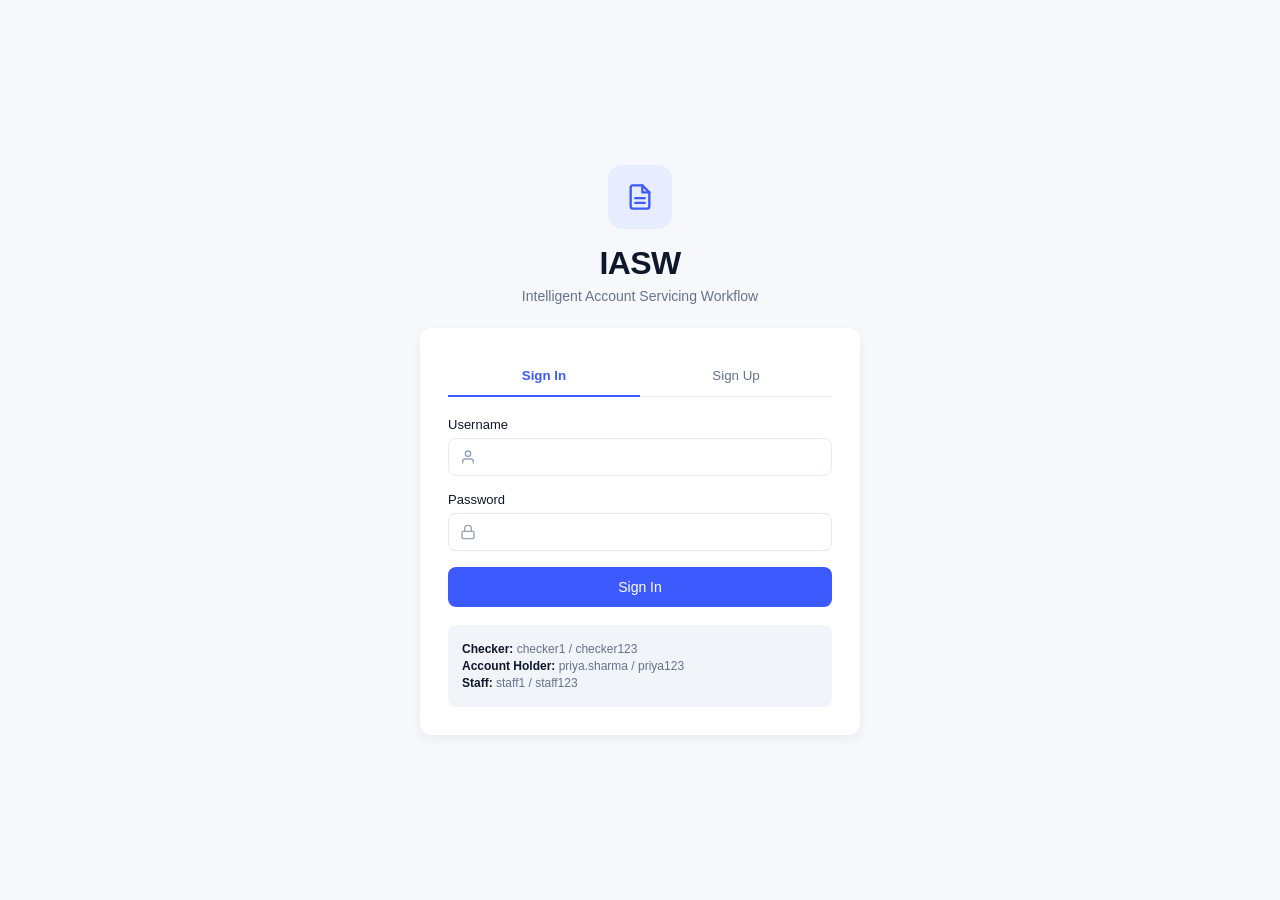
<file: frontend/index.html>
<!DOCTYPE html>
<html lang="en">
<head>
    <meta charset="UTF-8">
    <meta name="viewport" content="width=device-width, initial-scale=1.0">
    <title>IASW - Intelligent Account Servicing Workflow</title>
    <link rel="stylesheet" href="styles.css?v=3">
</head>
<body>
<div class="app">
    <!-- TOP BAR -->
    <header class="topbar">
        <div class="topbar-left">
            <div class="topbar-logo" id="tb-logo">
                <svg width="20" height="20" viewBox="0 0 24 24" fill="none" stroke="#3d5afe" stroke-width="2" stroke-linecap="round" stroke-linejoin="round" id="tb-logo-icon"><path d="M14 2H6a2 2 0 0 0-2 2v16a2 2 0 0 0 2 2h12a2 2 0 0 0 2-2V8z"/><polyline points="14 2 14 8 20 8"/></svg>
            </div>
            <span class="topbar-brand">IASW</span>
            <span class="role-chip" id="role-chip">Staff Portal</span>
        </div>
        <div class="topbar-right">
            <button class="icon-btn" title="Notifications">
                <svg width="18" height="18" viewBox="0 0 24 24" fill="none" stroke="#64748b" stroke-width="2" stroke-linecap="round" stroke-linejoin="round"><path d="M18 8A6 6 0 0 0 6 8c0 7-3 9-3 9h18s-3-2-3-9"/><path d="M13.73 21a2 2 0 0 1-3.46 0"/></svg>
                <span class="badge-dot"></span>
            </button>
            <div class="user-block">
                <div class="avatar" id="user-avatar">S</div>
                <div>
                    <div class="user-name" id="user-name">staff</div>
                    <div class="user-role" id="user-role-sub">Staff Member</div>
                </div>
            </div>
            <div class="divider-v"></div>
            <button class="btn btn-secondary" onclick="logout()">
                <svg width="14" height="14" viewBox="0 0 24 24" fill="none" stroke="currentColor" stroke-width="2" stroke-linecap="round" stroke-linejoin="round"><path d="M9 21H5a2 2 0 0 1-2-2V5a2 2 0 0 1 2-2h4"/><polyline points="16 17 21 12 16 7"/><line x1="21" y1="12" x2="9" y2="12"/></svg>
                Logout
            </button>
        </div>
    </header>

    <div class="layout">
        <!-- SIDEBAR -->
        <aside class="sidebar">
            <nav id="nav-list"></nav>
            <div class="help-card">
                <h4 id="help-title">Need Help?</h4>
                <div id="help-text">Contact support for assistance with requests.</div>
            </div>
        </aside>

        <!-- MAIN -->
        <main class="main" id="main"></main>
    </div>
</div>

<!-- Modal -->
<div class="modal" id="modal">
    <div class="modal-box">
        <h3 id="modal-title">Confirm</h3>
        <p id="modal-msg">Are you sure?</p>
        <div class="modal-actions">
            <button class="btn btn-secondary" onclick="closeModal()">Cancel</button>
            <button class="btn btn-primary" id="modal-confirm">Confirm</button>
        </div>
    </div>
</div>

<div id="toast-container"></div>

<script src="app.js?v=3"></script>
</body>
</html>
</file>
<file: frontend/styles.css>
:root {
    --bg: #f6f8fb;
    --panel: #ffffff;
    --panel-soft: #f1f4f9;
    --border: #e5e9f2;
    --text: #0f172a;
    --muted: #64748b;
    --brand: #3d5afe;
    --brand-600: #2f48d6;
    --brand-soft: #e8ecff;
    --success: #16a34a;
    --success-soft: #dcfce7;
    --danger: #dc2626;
    --danger-soft: #fee2e2;
    --warning: #d97706;
    --warning-soft: #fef3c7;
    --processing: #6366f1;
    --processing-soft: #e0e7ff;
    --checker: #10b981;
    --checker-soft: #d1fae5;
    --shadow-sm: 0 1px 2px rgba(15, 23, 42, 0.05);
    --shadow: 0 4px 12px rgba(15, 23, 42, 0.06);
    --radius: 12px;
    --radius-sm: 8px;
}

* { margin: 0; padding: 0; box-sizing: border-box; }

body {
    font-family: -apple-system, BlinkMacSystemFont, 'Segoe UI', 'Inter', Tahoma, sans-serif;
    background: var(--bg);
    color: var(--text);
    min-height: 100vh;
    -webkit-font-smoothing: antialiased;
}

button { font-family: inherit; cursor: pointer; border: none; background: none; }
input, select, textarea { font-family: inherit; font-size: 14px; }
a { color: inherit; text-decoration: none; }

/* =========== Login =========== */
.login-body {
    display: flex;
    align-items: center;
    justify-content: center;
    padding: 24px;
}
.login-shell {
    width: 100%;
    max-width: 440px;
    text-align: center;
}
.login-logo { margin-bottom: 24px; }
.logo-tile {
    width: 64px;
    height: 64px;
    margin: 0 auto 16px;
    background: var(--brand-soft);
    border-radius: 14px;
    display: flex;
    align-items: center;
    justify-content: center;
}
.brand {
    font-size: 32px;
    font-weight: 700;
    letter-spacing: -0.02em;
    margin-bottom: 6px;
}
.brand-sub { color: var(--muted); font-size: 14px; }
.login-card {
    background: var(--panel);
    border-radius: var(--radius);
    box-shadow: var(--shadow);
    padding: 28px;
    text-align: left;
}
.login-tabs {
    display: flex;
    border-bottom: 1px solid var(--border);
    margin-bottom: 20px;
}
.login-tab {
    flex: 1;
    padding: 12px 0;
    text-align: center;
    color: var(--muted);
    font-weight: 500;
    border-bottom: 2px solid transparent;
    margin-bottom: -1px;
    transition: color 0.15s;
}
.login-tab.active { color: var(--brand); border-bottom-color: var(--brand); font-weight: 600; }
.login-pane { display: none; }
.login-pane.active { display: block; }
.field { margin-bottom: 16px; }
.field label {
    display: block;
    font-size: 13px;
    font-weight: 500;
    margin-bottom: 6px;
    color: var(--text);
}
.input-wrap {
    position: relative;
    display: flex;
    align-items: center;
}
.input-icon {
    position: absolute;
    left: 12px;
}
.input-wrap input, .input-wrap select {
    width: 100%;
    padding: 10px 12px 10px 36px;
    border: 1px solid var(--border);
    border-radius: var(--radius-sm);
    background: var(--panel);
    color: var(--text);
}
.input-wrap input:focus { outline: 2px solid var(--brand); outline-offset: -1px; border-color: var(--brand); }

.btn {
    display: inline-flex;
    align-items: center;
    justify-content: center;
    gap: 8px;
    padding: 10px 16px;
    border-radius: var(--radius-sm);
    font-weight: 500;
    font-size: 14px;
    transition: all 0.15s;
}
.btn-block { width: 100%; padding: 12px; }
.btn-primary { background: var(--brand); color: white; }
.btn-primary:hover { background: var(--brand-600); }
.btn-primary:disabled { opacity: 0.6; cursor: not-allowed; }
.btn-secondary { background: var(--panel-soft); color: var(--text); border: 1px solid var(--border); }
.btn-secondary:hover { background: var(--border); }
.btn-ghost { background: transparent; color: var(--muted); }
.btn-ghost:hover { background: var(--panel-soft); color: var(--text); }
.btn-danger { background: var(--danger); color: white; }
.btn-danger:hover { background: #b91c1c; }
.btn-success { background: var(--success); color: white; }
.btn-success:hover { background: #15803d; }

.alert { padding: 12px 14px; border-radius: var(--radius-sm); font-size: 14px; margin-bottom: 14px; }
.alert-error { background: var(--danger-soft); color: var(--danger); border: 1px solid #fecaca; }
.alert-success { background: var(--success-soft); color: var(--success); border: 1px solid #bbf7d0; }
.alert-info { background: var(--brand-soft); color: var(--brand); border: 1px solid #c7d2fe; }

.demo-creds {
    margin-top: 18px;
    padding: 14px;
    background: var(--panel-soft);
    border-radius: var(--radius-sm);
    font-size: 12px;
    color: var(--muted);
}
.demo-creds p { margin: 3px 0; }
.demo-creds strong { color: var(--text); }

/* =========== App shell =========== */
.app { display: flex; flex-direction: column; min-height: 100vh; }

.topbar {
    display: flex;
    align-items: center;
    justify-content: space-between;
    height: 64px;
    padding: 0 28px;
    background: var(--panel);
    border-bottom: 1px solid var(--border);
}
.topbar-left { display: flex; align-items: center; gap: 14px; }
.topbar-logo {
    width: 34px; height: 34px;
    background: var(--brand-soft);
    border-radius: 9px;
    display: flex; align-items: center; justify-content: center;
}
.topbar-logo.checker { background: var(--checker-soft); }
.topbar-brand { font-weight: 700; font-size: 18px; letter-spacing: -0.01em; }
.role-chip {
    padding: 6px 14px;
    border-radius: 999px;
    font-size: 13px;
    font-weight: 600;
    color: white;
    background: var(--brand);
}
.role-chip.checker { background: var(--checker); }
.topbar-right { display: flex; align-items: center; gap: 14px; }
.icon-btn {
    width: 36px; height: 36px; border-radius: 50%;
    display: flex; align-items: center; justify-content: center;
    background: transparent;
    position: relative;
}
.icon-btn:hover { background: var(--panel-soft); }
.icon-btn .badge-dot {
    position: absolute; top: 8px; right: 9px;
    width: 8px; height: 8px; border-radius: 50%; background: var(--brand);
    border: 2px solid var(--panel);
}
.avatar {
    width: 36px; height: 36px; border-radius: 50%;
    background: var(--brand); color: white;
    font-weight: 600; font-size: 14px;
    display: flex; align-items: center; justify-content: center;
}
.avatar.checker { background: var(--checker); }
.user-block { display: flex; align-items: center; gap: 10px; }
.user-name { font-weight: 600; font-size: 14px; line-height: 1.2; }
.user-role { color: var(--muted); font-size: 12px; line-height: 1.2; }
.divider-v { width: 1px; height: 24px; background: var(--border); }

.layout {
    display: flex;
    flex: 1;
    min-height: calc(100vh - 64px);
}

.sidebar {
    width: 232px;
    flex-shrink: 0;
    padding: 18px 14px;
    background: var(--panel);
    border-right: 1px solid var(--border);
    display: flex;
    flex-direction: column;
    justify-content: space-between;
}
.nav-item {
    display: flex;
    align-items: center;
    gap: 12px;
    padding: 10px 12px;
    border-radius: var(--radius-sm);
    color: var(--muted);
    font-weight: 500;
    font-size: 14px;
    margin-bottom: 4px;
    transition: all 0.15s;
    cursor: pointer;
    border: none;
    width: 100%;
    text-align: left;
    background: transparent;
}
.nav-item:hover { background: var(--panel-soft); color: var(--text); }
.nav-item.active {
    background: var(--brand-soft);
    color: var(--brand);
    font-weight: 600;
}
.nav-item.active svg { stroke: var(--brand); }
.nav-item .chev { margin-left: auto; }
.nav-item:not(.active) .chev { display: none; }

.help-card {
    background: var(--panel-soft);
    border-radius: var(--radius-sm);
    padding: 14px;
    font-size: 12px;
    color: var(--muted);
}
.help-card h4 { color: var(--text); font-size: 13px; margin-bottom: 4px; }

.main {
    flex: 1;
    padding: 28px 36px 48px;
    overflow-x: auto;
}
.breadcrumb {
    display: flex;
    align-items: center;
    gap: 8px;
    color: var(--muted);
    font-size: 14px;
    margin-bottom: 12px;
}
.breadcrumb .chev { color: #cbd5e1; }
.breadcrumb .current { color: var(--text); font-weight: 500; }

.page-head {
    display: flex;
    justify-content: space-between;
    align-items: flex-start;
    margin-bottom: 28px;
    gap: 16px;
}
.page-title { font-size: 26px; font-weight: 700; letter-spacing: -0.01em; }
.page-sub { color: var(--muted); font-size: 14px; margin-top: 4px; }
.page-head-actions { display: flex; gap: 10px; }

/* Cards */
.card {
    background: var(--panel);
    border: 1px solid var(--border);
    border-radius: var(--radius);
    padding: 24px;
    box-shadow: var(--shadow-sm);
}
.card + .card { margin-top: 18px; }
.card-title {
    display: flex;
    align-items: center;
    gap: 10px;
    font-weight: 600;
    font-size: 16px;
    margin-bottom: 4px;
}
.card-sub { color: var(--muted); font-size: 13px; margin-bottom: 18px; }
.muted { color: var(--muted); }

.form-card {
    max-width: 640px;
    margin: 0 auto;
    background: var(--panel-soft);
    border-radius: var(--radius);
    padding: 28px;
    border: 1px solid var(--border);
}
.form-card h3 { font-size: 18px; margin-bottom: 4px; }
.form-card .card-sub { margin-bottom: 22px; }
.field .hint { font-size: 12px; color: var(--muted); margin-top: 4px; }
.field input, .field select, .field textarea {
    width: 100%;
    padding: 10px 12px;
    border: 1px solid var(--border);
    border-radius: var(--radius-sm);
    background: var(--panel);
    color: var(--text);
}
.field input:focus, .field select:focus, .field textarea:focus {
    outline: 2px solid var(--brand); outline-offset: -1px; border-color: var(--brand);
}
.field select { appearance: none; -webkit-appearance: none; background-image: url("data:image/svg+xml;charset=UTF-8,%3csvg xmlns='http://www.w3.org/2000/svg' width='12' height='12' viewBox='0 0 24 24' fill='none' stroke='%2364748b' stroke-width='2'%3e%3cpolyline points='6 9 12 15 18 9'/%3e%3c/svg%3e"); background-repeat: no-repeat; background-position: right 12px center; padding-right: 34px; }
.field-row { display: grid; grid-template-columns: 1fr 1fr; gap: 14px; }

/* File upload */
.dropzone {
    border: 2px dashed var(--border);
    border-radius: var(--radius);
    padding: 28px;
    text-align: center;
    color: var(--muted);
    cursor: pointer;
    transition: all 0.15s;
    background: var(--panel);
}
.dropzone:hover, .dropzone.dragover { background: var(--brand-soft); border-color: var(--brand); color: var(--brand); }
.file-pill {
    display: flex; align-items: center; gap: 10px;
    padding: 12px 14px;
    background: var(--success-soft);
    border: 1px solid #bbf7d0;
    border-radius: var(--radius-sm);
    margin-top: 10px;
}
.file-pill .meta { flex: 1; }
.file-pill .fname { font-weight: 500; font-size: 14px; color: var(--text); }
.file-pill .fsize { font-size: 12px; color: var(--muted); }
.file-pill .remove { color: var(--muted); }

/* Table */
.filters-bar {
    display: flex; align-items: center; gap: 10px;
    padding: 14px 16px;
    background: var(--panel);
    border: 1px solid var(--border);
    border-radius: var(--radius);
    margin-bottom: 16px;
    flex-wrap: wrap;
}
.filter-search { flex: 1; min-width: 220px; position: relative; }
.filter-search input { padding-left: 34px; }
.filter-search .input-icon { left: 10px; top: 50%; transform: translateY(-50%); position: absolute; }
.filter-search input { width: 100%; padding: 9px 12px 9px 34px; border: 1px solid var(--border); border-radius: var(--radius-sm); }
.chip {
    display: inline-flex; align-items: center; gap: 6px;
    padding: 5px 10px;
    border-radius: 999px;
    font-size: 12px;
    font-weight: 500;
    border: 1px solid var(--border);
    background: var(--panel);
    color: var(--muted);
    white-space: nowrap;
}
.chip-dot { width: 6px; height: 6px; border-radius: 50%; background: currentColor; }

.table-wrap { background: var(--panel); border: 1px solid var(--border); border-radius: var(--radius); overflow: hidden; }
table.data { width: 100%; border-collapse: collapse; }
.data thead th {
    text-align: left;
    font-size: 11px;
    font-weight: 600;
    color: var(--muted);
    letter-spacing: 0.04em;
    text-transform: uppercase;
    padding: 14px 20px;
    border-bottom: 1px solid var(--border);
    background: var(--panel-soft);
}
.data tbody td {
    padding: 14px 20px;
    border-bottom: 1px solid var(--border);
    font-size: 14px;
    vertical-align: middle;
}
.data tbody tr:last-child td { border-bottom: none; }
.data tbody tr:hover { background: var(--panel-soft); }
.data td .link { color: var(--brand); font-weight: 500; font-family: 'SF Mono', Menlo, monospace; }
.data td .link:hover { text-decoration: underline; cursor: pointer; }
.empty {
    text-align: center; padding: 60px 20px; color: var(--muted);
}
.empty-icon {
    width: 52px; height: 52px; margin: 0 auto 14px;
    background: var(--panel-soft); border-radius: 50%;
    display: flex; align-items: center; justify-content: center;
}

/* Status chips */
.status { padding: 4px 10px; border-radius: 999px; font-size: 11px; font-weight: 600; letter-spacing: 0.04em; text-transform: uppercase; display: inline-block; }
.status-processing { background: var(--processing-soft); color: var(--processing); }
.status-completed, .status-approved { background: var(--success-soft); color: var(--success); }
.status-rejected, .status-failed { background: var(--danger-soft); color: var(--danger); }
.status-pending, .status-ai_verified_pending_human { background: var(--warning-soft); color: var(--warning); }

.risk-chip { padding: 4px 10px; border-radius: 999px; font-size: 11px; font-weight: 500; display: inline-flex; align-items: center; gap: 6px; }
.risk-low { background: var(--success-soft); color: var(--success); }
.risk-med { background: var(--warning-soft); color: var(--warning); }
.risk-high { background: var(--danger-soft); color: var(--danger); }
.risk-chip::before { content: ''; width: 6px; height: 6px; border-radius: 50%; background: currentColor; }

/* Request progress timeline */
.timeline { padding-left: 0; }
.timeline-item { display: flex; gap: 14px; padding: 12px 0; position: relative; }
.timeline-item::before {
    content: ''; position: absolute; left: 11px; top: 32px; bottom: -12px;
    width: 2px; background: var(--border);
}
.timeline-item:last-child::before { display: none; }
.timeline-dot {
    width: 24px; height: 24px; border-radius: 50%;
    background: var(--panel); border: 2px solid var(--border);
    flex-shrink: 0;
    display: flex; align-items: center; justify-content: center;
    z-index: 1;
}
.timeline-item.done .timeline-dot { background: white; border-color: var(--success); }
.timeline-item.done .timeline-dot svg { stroke: var(--success); }
.timeline-item.active .timeline-dot {
    background: var(--brand); border-color: var(--brand);
    box-shadow: 0 0 0 4px var(--brand-soft);
}
.timeline-item.active .timeline-dot::after {
    content: ''; width: 8px; height: 8px; border-radius: 50%; background: white;
}
.timeline-title { font-weight: 600; font-size: 14px; color: var(--text); display: flex; align-items: center; gap: 10px; }
.timeline-item.done .timeline-title { color: var(--success); }
.timeline-item.pending .timeline-title { color: var(--muted); font-weight: 500; }
.timeline-desc { font-size: 13px; color: var(--muted); margin-top: 2px; }
.timeline-sub { margin: 8px 0 0 38px; }
.sub-item { display: flex; align-items: center; gap: 10px; padding: 4px 0; color: var(--muted); font-size: 13px; }
.sub-item.done { color: var(--text); }
.sub-check {
    width: 16px; height: 16px; border-radius: 50%;
    border: 1.5px solid var(--border);
    display: inline-flex; align-items: center; justify-content: center;
    flex-shrink: 0;
}
.sub-item.done .sub-check { border-color: var(--success); background: white; }
.sub-item.done .sub-check svg { stroke: var(--success); }
.pill {
    padding: 2px 10px; border-radius: 999px;
    background: var(--brand-soft); color: var(--brand);
    font-size: 11px; font-weight: 600;
}

/* Checker review detail */
.grid-2 { display: grid; grid-template-columns: 2fr 1fr; gap: 20px; align-items: flex-start; }
@media (max-width: 960px) { .grid-2 { grid-template-columns: 1fr; } }

.kv-grid { display: grid; grid-template-columns: 1fr 1fr; gap: 20px 28px; }
.kv-label { font-size: 12px; color: var(--muted); margin-bottom: 4px; }
.kv-value { font-weight: 500; font-size: 15px; }

.value-box {
    padding: 14px 16px;
    background: var(--panel-soft);
    border: 1px solid var(--border);
    border-radius: var(--radius-sm);
}
.value-box .kv-label { margin-bottom: 4px; }
.value-box .kv-value { font-size: 15px; }
.value-box.new { background: var(--success-soft); border-color: #bbf7d0; }
.value-box.new .kv-value { color: var(--success); font-weight: 600; }

.score-row { display: flex; justify-content: space-between; align-items: center; padding: 10px 0; }
.score-row + .score-row { border-top: 1px solid var(--border); }
.score-label { font-size: 14px; }
.score-val { font-weight: 700; }
.score-val.high { color: var(--success); }
.score-val.med { color: var(--warning); }
.score-val.low { color: var(--danger); }

.progress {
    height: 8px; background: var(--panel-soft); border-radius: 999px; overflow: hidden; margin-top: 6px;
}
.progress-fill { height: 100%; background: var(--success); border-radius: 999px; transition: width 0.3s; }

.decision-grid { display: grid; grid-template-columns: 1fr 1fr; gap: 10px; margin-top: 14px; }
.decision-btn {
    padding: 12px; border: 1px solid var(--border); border-radius: var(--radius-sm);
    background: var(--panel); color: var(--text); font-weight: 500; font-size: 14px;
    display: flex; align-items: center; justify-content: center; gap: 8px;
    transition: all 0.15s;
}
.decision-btn:hover { background: var(--panel-soft); }
.decision-btn.selected.approve { border-color: var(--success); background: var(--success-soft); color: var(--success); }
.decision-btn.selected.reject { border-color: var(--danger); background: var(--danger-soft); color: var(--danger); }
.decision-btn.selected.more { border-color: var(--brand); background: var(--brand-soft); color: var(--brand); }
.decision-btn.selected.escalate { border-color: var(--warning); background: var(--warning-soft); color: var(--warning); }

/* Doc preview */
.doc-preview {
    margin-top: 14px;
    background: var(--panel-soft);
    border-radius: var(--radius-sm);
    padding: 18px;
    text-align: center;
}
.doc-preview img { max-width: 100%; border-radius: 6px; }
.doc-preview .placeholder {
    height: 260px; display: flex; align-items: center; justify-content: center;
    color: var(--muted); font-size: 14px;
    border: 1px dashed var(--border); border-radius: var(--radius-sm); background: var(--panel);
}

/* Account details list */
.kv-list { }
.kv-list .row {
    display: flex; justify-content: space-between; align-items: center;
    padding: 14px 0; border-bottom: 1px solid var(--border);
}
.kv-list .row:last-child { border-bottom: none; }
.kv-list .k { color: var(--muted); font-size: 14px; }
.kv-list .v { font-weight: 500; }

/* Toast */
.toast {
    position: fixed; bottom: 24px; right: 24px;
    background: var(--panel); border: 1px solid var(--border);
    border-radius: var(--radius); padding: 14px 16px;
    box-shadow: 0 10px 30px rgba(15, 23, 42, 0.12);
    display: flex; align-items: center; gap: 12px;
    max-width: 360px; z-index: 2000;
    animation: slideIn 0.25s ease-out;
}
.toast.success { border-left: 3px solid var(--success); }
.toast.error { border-left: 3px solid var(--danger); }
.toast .toast-icon { width: 28px; height: 28px; border-radius: 50%; background: var(--success-soft); color: var(--success); display: flex; align-items: center; justify-content: center; flex-shrink: 0; }
.toast.error .toast-icon { background: var(--danger-soft); color: var(--danger); }
.toast-title { font-weight: 600; font-size: 14px; }
.toast-msg { font-size: 13px; color: var(--muted); margin-top: 2px; }
.toast-close { color: var(--muted); cursor: pointer; }
@keyframes slideIn { from { opacity: 0; transform: translateY(10px); } to { opacity: 1; transform: translateY(0); } }

/* Loading */
.loading-center { padding: 60px 20px; text-align: center; color: var(--muted); }
.spinner {
    width: 32px; height: 32px; border-radius: 50%;
    border: 3px solid var(--panel-soft); border-top-color: var(--brand);
    animation: spin 0.9s linear infinite; margin: 0 auto 12px;
}
@keyframes spin { to { transform: rotate(360deg); } }

/* Modal */
.modal { position: fixed; inset: 0; background: rgba(15, 23, 42, 0.45); display: none; align-items: center; justify-content: center; z-index: 1000; padding: 20px; }
.modal.open { display: flex; }
.modal-box { background: var(--panel); border-radius: var(--radius); padding: 26px; max-width: 440px; width: 100%; box-shadow: 0 20px 60px rgba(0,0,0,0.2); }
.modal-box h3 { font-size: 18px; margin-bottom: 6px; }
.modal-box p { color: var(--muted); font-size: 14px; margin-bottom: 18px; }
.modal-actions { display: flex; justify-content: flex-end; gap: 10px; margin-top: 18px; }

.hidden { display: none !important; }
</file>
